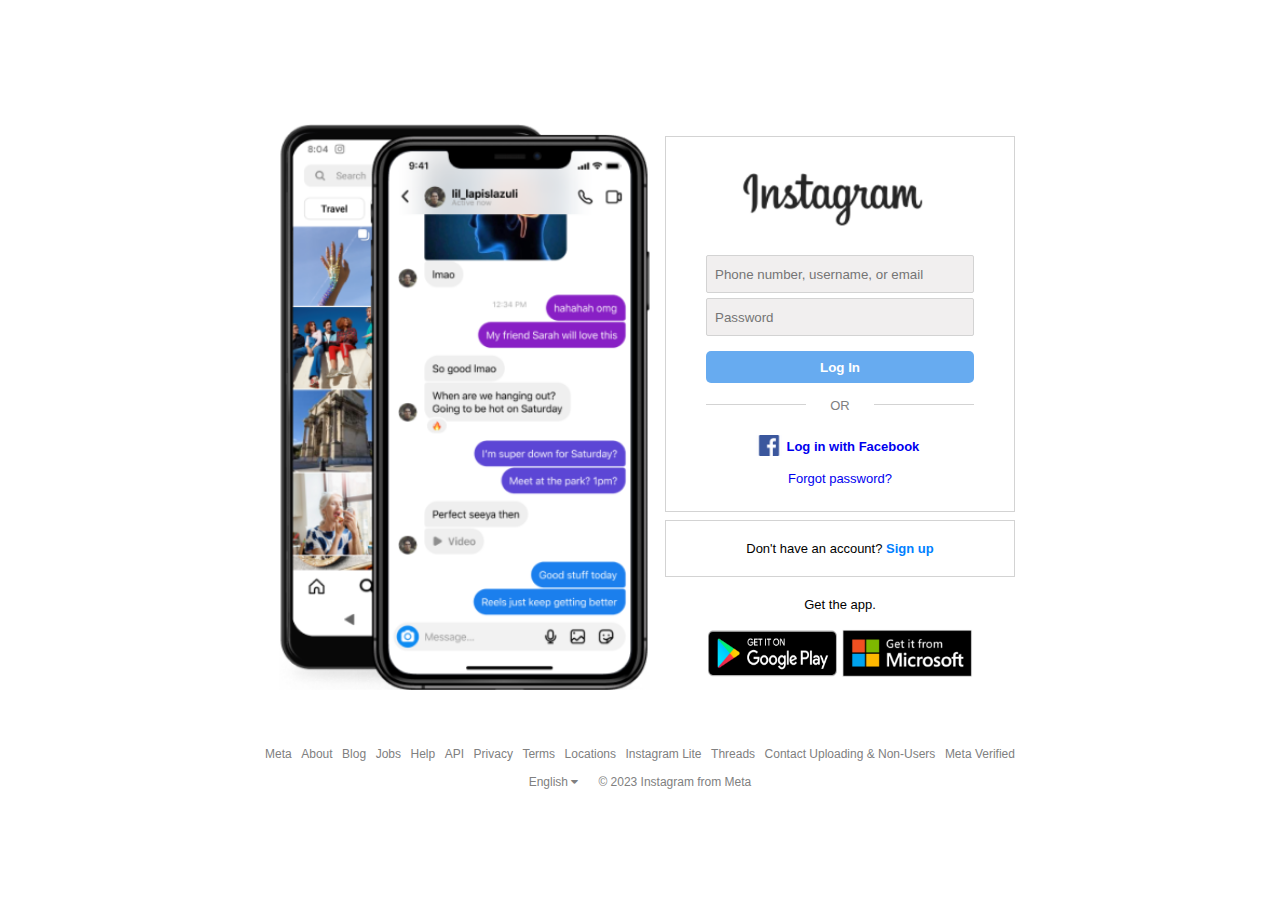
<file: tugas-css/index.html>
<!DOCTYPE html>
<html lang="en">

<head>
    <meta charset="UTF-8">
    <meta name="viewport" content="width=device-width, initial-scale=1.0">
    <title>TUGAS CSS - vitarahmada</title>
    <link rel="stylesheet" href="style.css">
    <link rel="stylesheet" href="https://cdnjs.cloudflare.com/ajax/libs/font-awesome/4.7.0/css/font-awesome.min.css">
</head>

<body>
    <div class="content">
        <div class="container">

            <div class="mainContent">
                <div class="image">
                    <img src="img.png" alt="Image">
                </div>
                <div class="wrapper">
                    <div class="login">
                        <img src="ig.png" alt="Instagram">
                        <form action="">
                            <input type="text" placeholder="Phone number, username, or email" required>
                            <br>
                            <input type="text" placeholder="Password" required>
                            <br>
                            <button type="submit">Log In</button>
                        </form>
                        <div class="or">
                            <div class="row">
                                <hr>
                            </div>
                            OR
                            <div class="row">
                                <hr>
                            </div>
                        </div>
                        <br>
                        <div class="link">
                            <div class="fb">
                                <img src="fb.png" alt="Facebook">
                                <a href="#" class="loginfb">Log in with Facebook</a>
                            </div>
                            <a href="#" class="forgotpw">Forgot password?</a>
                        </div>
                    </div>

                    <div class="signup">
                        <p>Don't have an account? <a href="#">Sign up</a></p>
                    </div>

                    <div class="getapp">
                        <p>Get the app.</p> <br>
                        <div class="apps">
                            <img src="gplay.png" alt="Google Play">
                            <img src="ms.png" alt="Microsoft">
                        </div>
                    </div>
                </div>
            </div>

            <div class="footer">
                <div class="menu">
                    <p>Meta</p>
                    <p>About</p>
                    <p>Blog</p>
                    <p>Jobs</p>
                    <p>Help</p>
                    <p>API</p>
                    <p>Privacy</p>
                    <p>Terms</p>
                    <p>Locations</p>
                    <p>Instagram Lite</p>
                    <p>Threads</p>
                    <p>Contact Uploading & Non-Users</p>
                    <p>Meta Verified</p>
                </div>
                <br>
                <div class="copyright">
                    <p>English <i class="fa fa-caret-down"></i></p>
                    <p class="secondcp">&copy; 2023 Instagram from Meta</p>
                </div>
            </div>
            
        </div>
    </div>
</body>

</html>
</file>
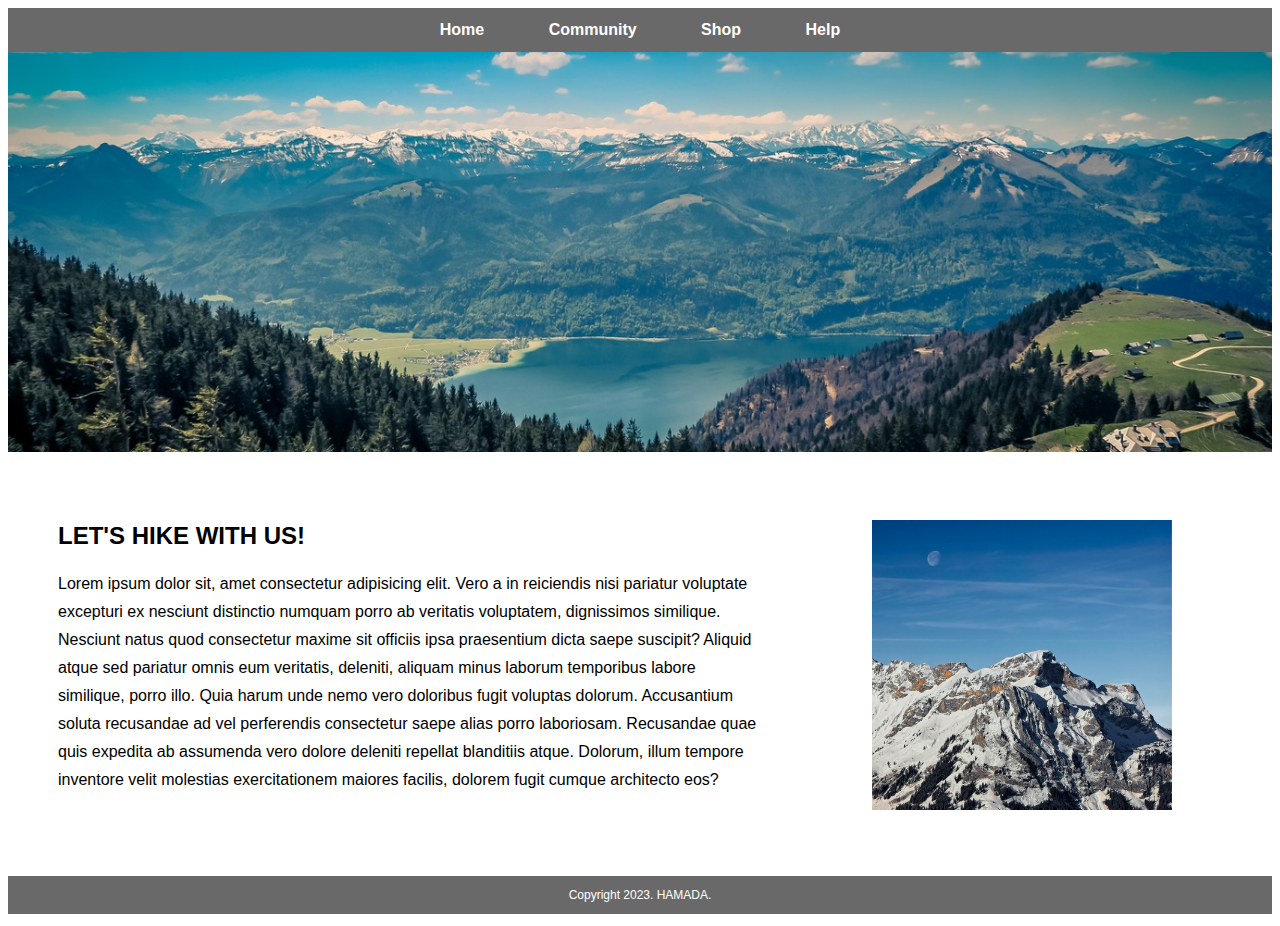
<file: tugas-html/index.html>
<!DOCTYPE html>
<html lang="en">

<head>
    <meta charset="UTF-8">
    <meta name="viewport" content="width=device-width, initial-scale=1.0">
    <title>TUGAS HTML - vitarahmada</title>
    <link rel="stylesheet" href="style.css">
</head>

<body>

    <div class="container">

        <div class="header">
            <nav>
                <a href="#">Home</a>
                <a href="#">Community</a>
                <a href="#">Shop</a>
                <a href="#">Help</a>
            </nav>
        </div>

        <div class="image"></div>

        <div class="content cf">
            <div class="main">
                <h2>LET'S HIKE WITH US!</h2>
                <p>Lorem ipsum dolor sit, amet consectetur adipisicing elit. Vero a in reiciendis nisi pariatur
                    voluptate excepturi ex nesciunt distinctio numquam porro ab veritatis voluptatem, dignissimos
                    similique. Nesciunt natus quod consectetur maxime sit officiis ipsa praesentium dicta saepe
                    suscipit? Aliquid atque sed pariatur omnis eum veritatis, deleniti, aliquam minus laborum temporibus
                    labore similique, porro illo. Quia harum unde nemo vero doloribus fugit voluptas dolorum.
                    Accusantium soluta recusandae ad vel perferendis consectetur saepe alias porro laboriosam.
                    Recusandae quae quis expedita ab assumenda vero dolore deleniti repellat blanditiis atque. Dolorum,
                    illum tempore inventore velit molestias exercitationem maiores facilis, dolorem fugit cumque
                    architecto eos?</p>
            </div>

            <div class="sidebar">
                <img src="img/img2.jpg" alt="Image 2">
            </div>
        </div>

        <div class="footer">
            <p class="copyright">Copyright 2023. HAMADA.</p>
        </div>



    </div>

</body>

</html>
</file>
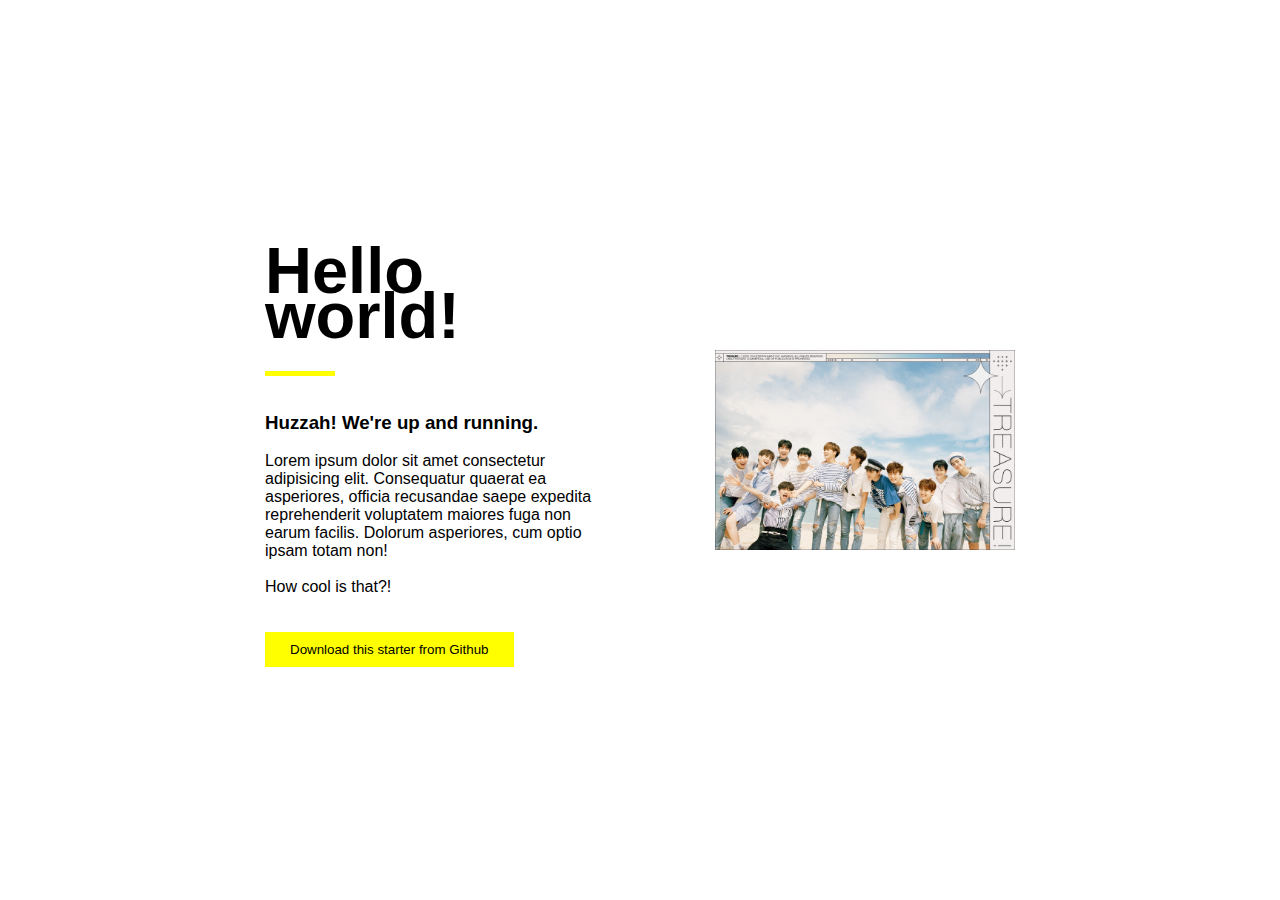
<file: tugas-studikasus-css/index.html>
<!DOCTYPE html>
<html lang="en">

<head>
    <meta charset="UTF-8">
    <meta name="viewport" content="width=device-width, initial-scale=1.0">
    <title>Studi Kasus CSS - vitarahmada</title>
    <link rel="stylesheet" href="style.css">
</head>

<body>
    <div class="container">
        <div class="content">
            <div class="firstname">Hello</div >
            <div class="lastname">world!</div >
            <br>
            <hr>
            <br> <br>
            <h3>Huzzah! We're up and running.</h3>
            <br>
            <p>Lorem ipsum dolor sit amet consectetur adipisicing elit. Consequatur quaerat ea asperiores, officia recusandae saepe expedita reprehenderit voluptatem maiores fuga non earum facilis. Dolorum asperiores, cum optio ipsam totam non!</p>
            <br>
            <p>How cool is that?!</p>
            <br> <br>
            <button class="btn">Download this starter from Github</button>
        </div>
        
        <img src="treasure.jpg" alt="Treasure">
    </div>
</body>

</html>
</file>
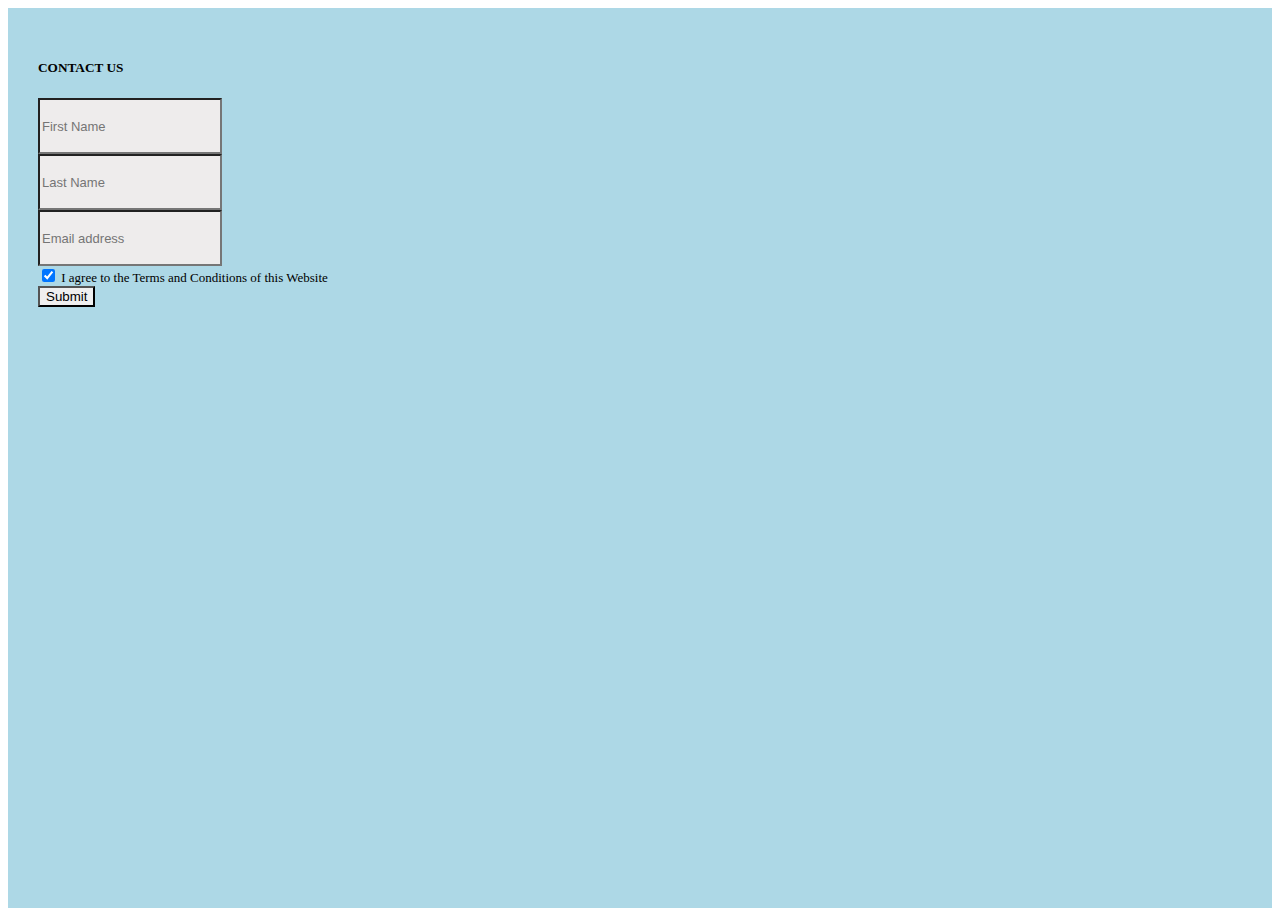
<file: latihan-studikasus1-bootstrap/latihan-studikasus1.html>
<!DOCTYPE html>
<html lang="en">

<head>
    <meta charset="UTF-8">
    <meta name="viewport" content="width=device-width, initial-scale=1.0">
    <title>Latihan Studi Kasus 1 - vitarahmada</title>
    <link href="https://cdn.jsdelivr.net/npm/bootstrap@5.3.2/dist/css/bootstrap.min.css" rel="stylesheet"
        integrity="sha384-T3c6CoIi6uLrA9TneNEoa7RxnatzjcDSCmG1MXxSR1GAsXEV/Dwwykc2MPK8M2HN" crossorigin="anonymous">
    <style>
        .container-fluid {
            background-color: lightblue;
            height: 100vh;
        }

        .contact-us {
            width: 500px;
            height: max-content;
            padding: 30px;
        }

        .contact-us h5 {
            font-weight: bold;
        }

        form .form-control {
            border-radius: 0px;
            height: 50px;
            background-color: rgb(238, 236, 236);
            font-size: 13px;
        }
        
        form .form-check{
            font-size: 13px;
        }

        form .btn {
            border-radius: 0px;
        }
    </style>
</head>

<body>

    <div class="container-fluid d-flex justify-content-center align-items-center">
        <div class="contact-us bg-white shadow p-3 mb-5 bg-body-tertiary ">
            <h5>CONTACT US</h5>
            <form>
                <div class="row g-3">
                    <div class="col-6">
                        <input type="text" class="form-control" placeholder="First Name">
                    </div>
                    <div class="col-6">
                        <input type="text" class="form-control" placeholder="Last Name">
                    </div>
                    <div class="col-12">
                        <input type="email" class="form-control" placeholder="Email address">
                    </div>
                    <div class="col-12">
                        <div class="form-check form-switch">
                            <input class="form-check-input" type="checkbox" role="switch" id="flexSwitchCheckChecked" checked>
                            <label class="form-check-label" for="flexSwitchCheckChecked">I agree to the Terms and Conditions of this Website</label>
                        </div>
                    </div>
                    <div class="col-12 text-center">
                        <button type="button" class="btn btn-primary">Submit</button>
                    </div>
                </div>
            </form>
        </div>
    </div>

    <script src="https://cdn.jsdelivr.net/npm/bootstrap@5.3.2/dist/js/bootstrap.bundle.min.js"
        integrity="sha384-C6RzsynM9kWDrMNeT87bh95OGNyZPhcTNXj1NW7RuBCsyN/o0jlpcV8Qyq46cDfL"
        crossorigin="anonymous"></script>
</body>
</html>
</file>
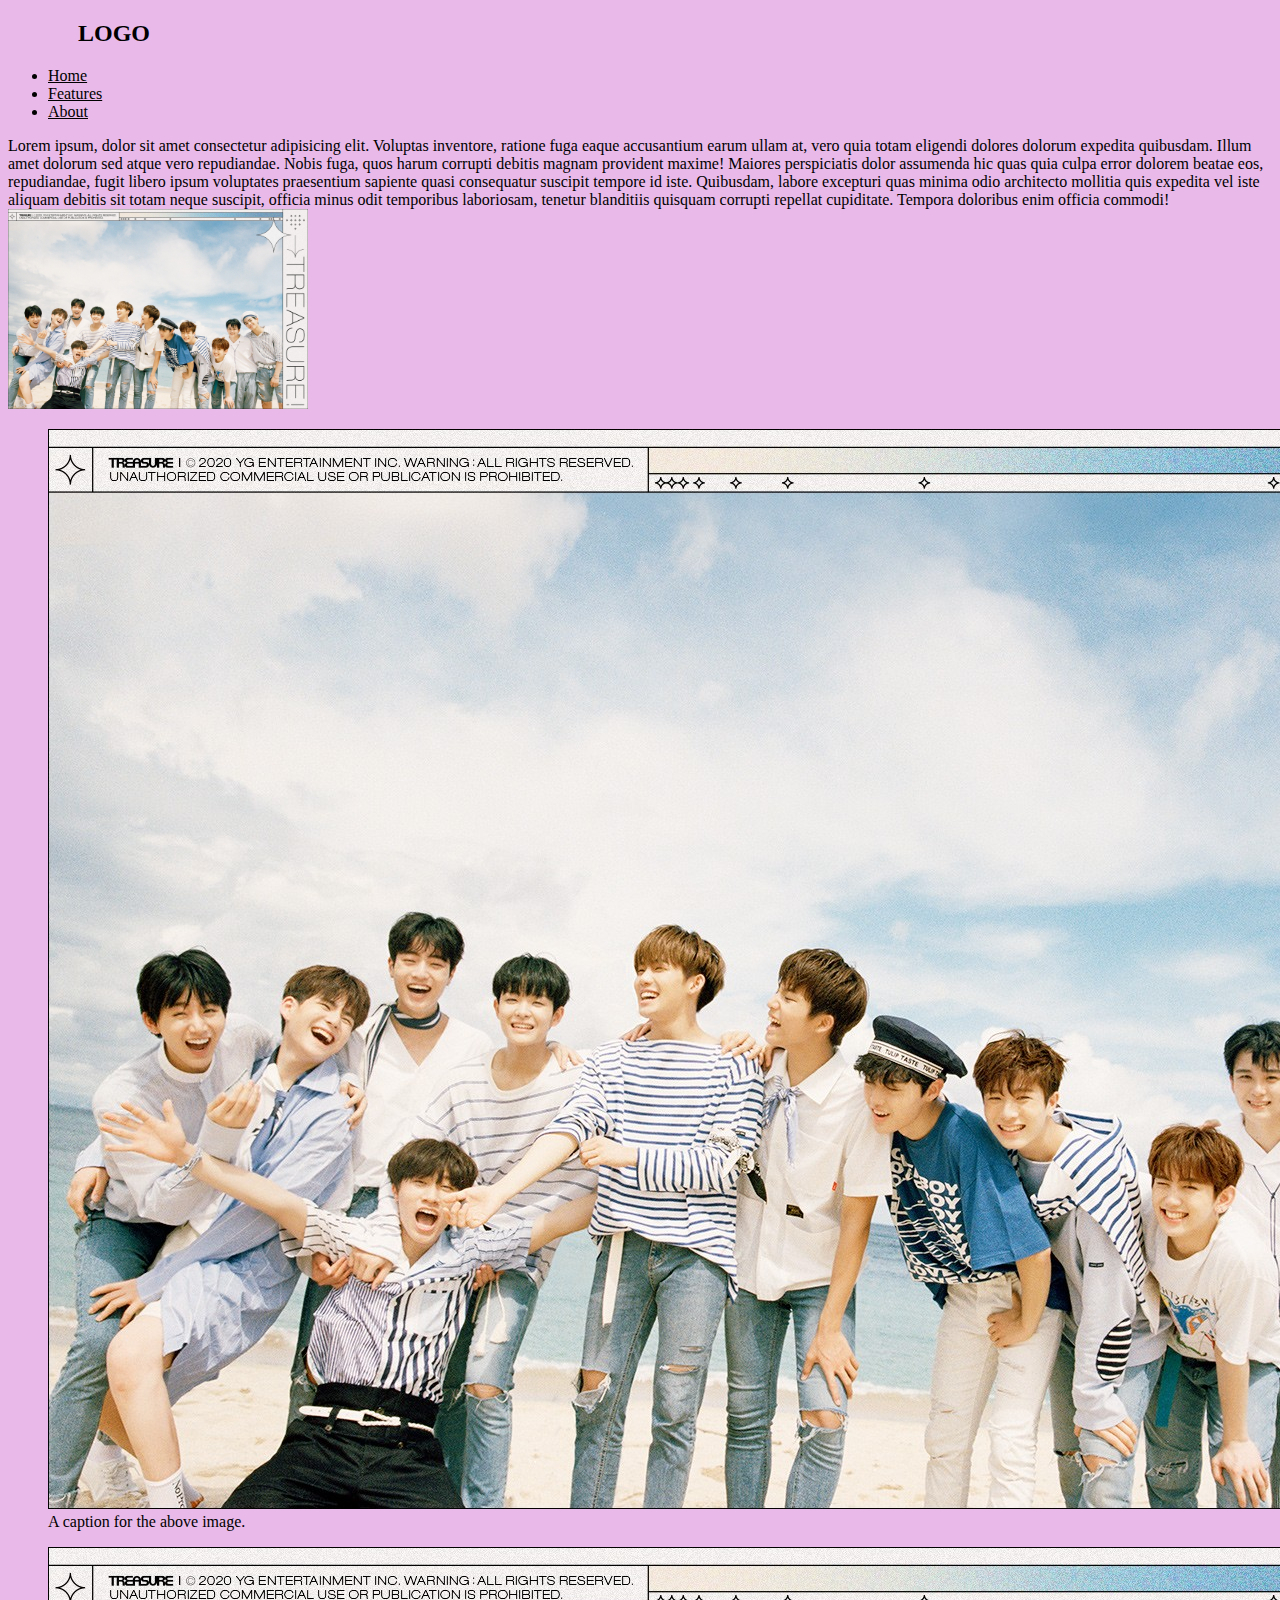
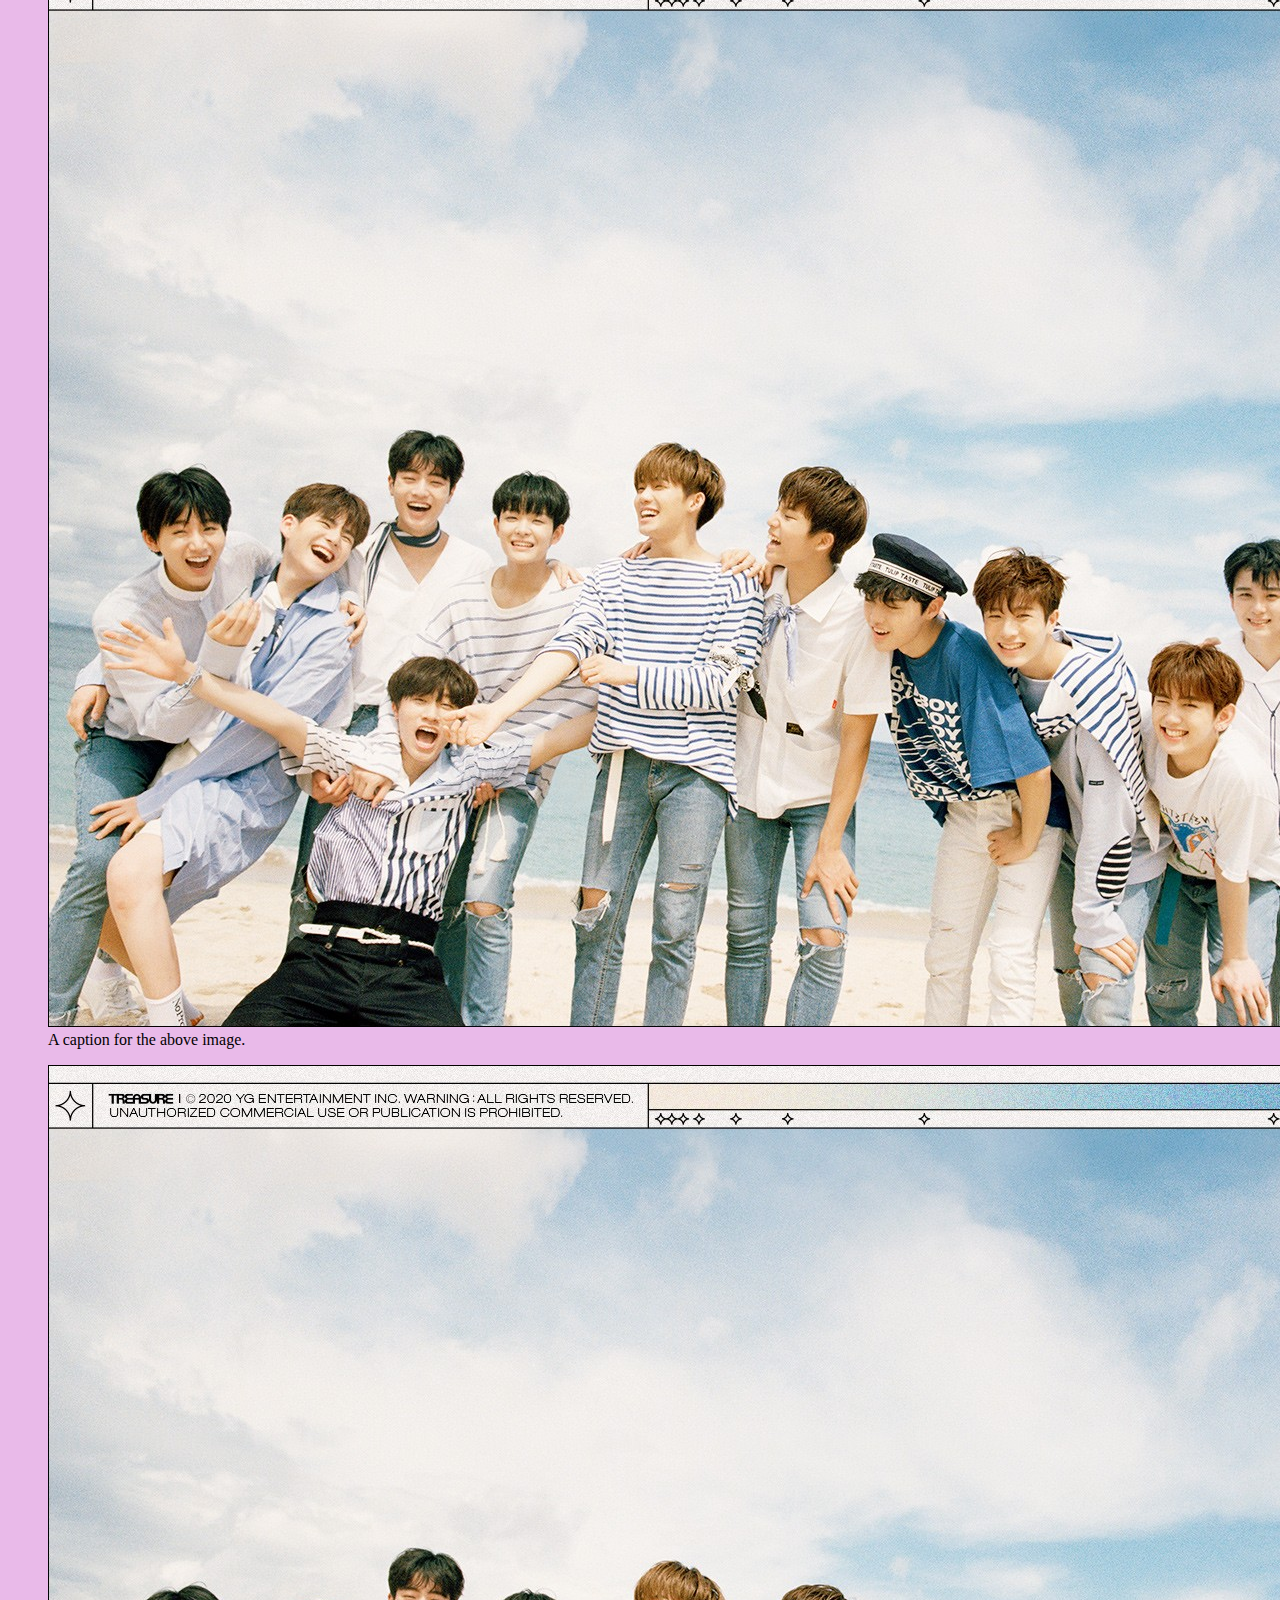
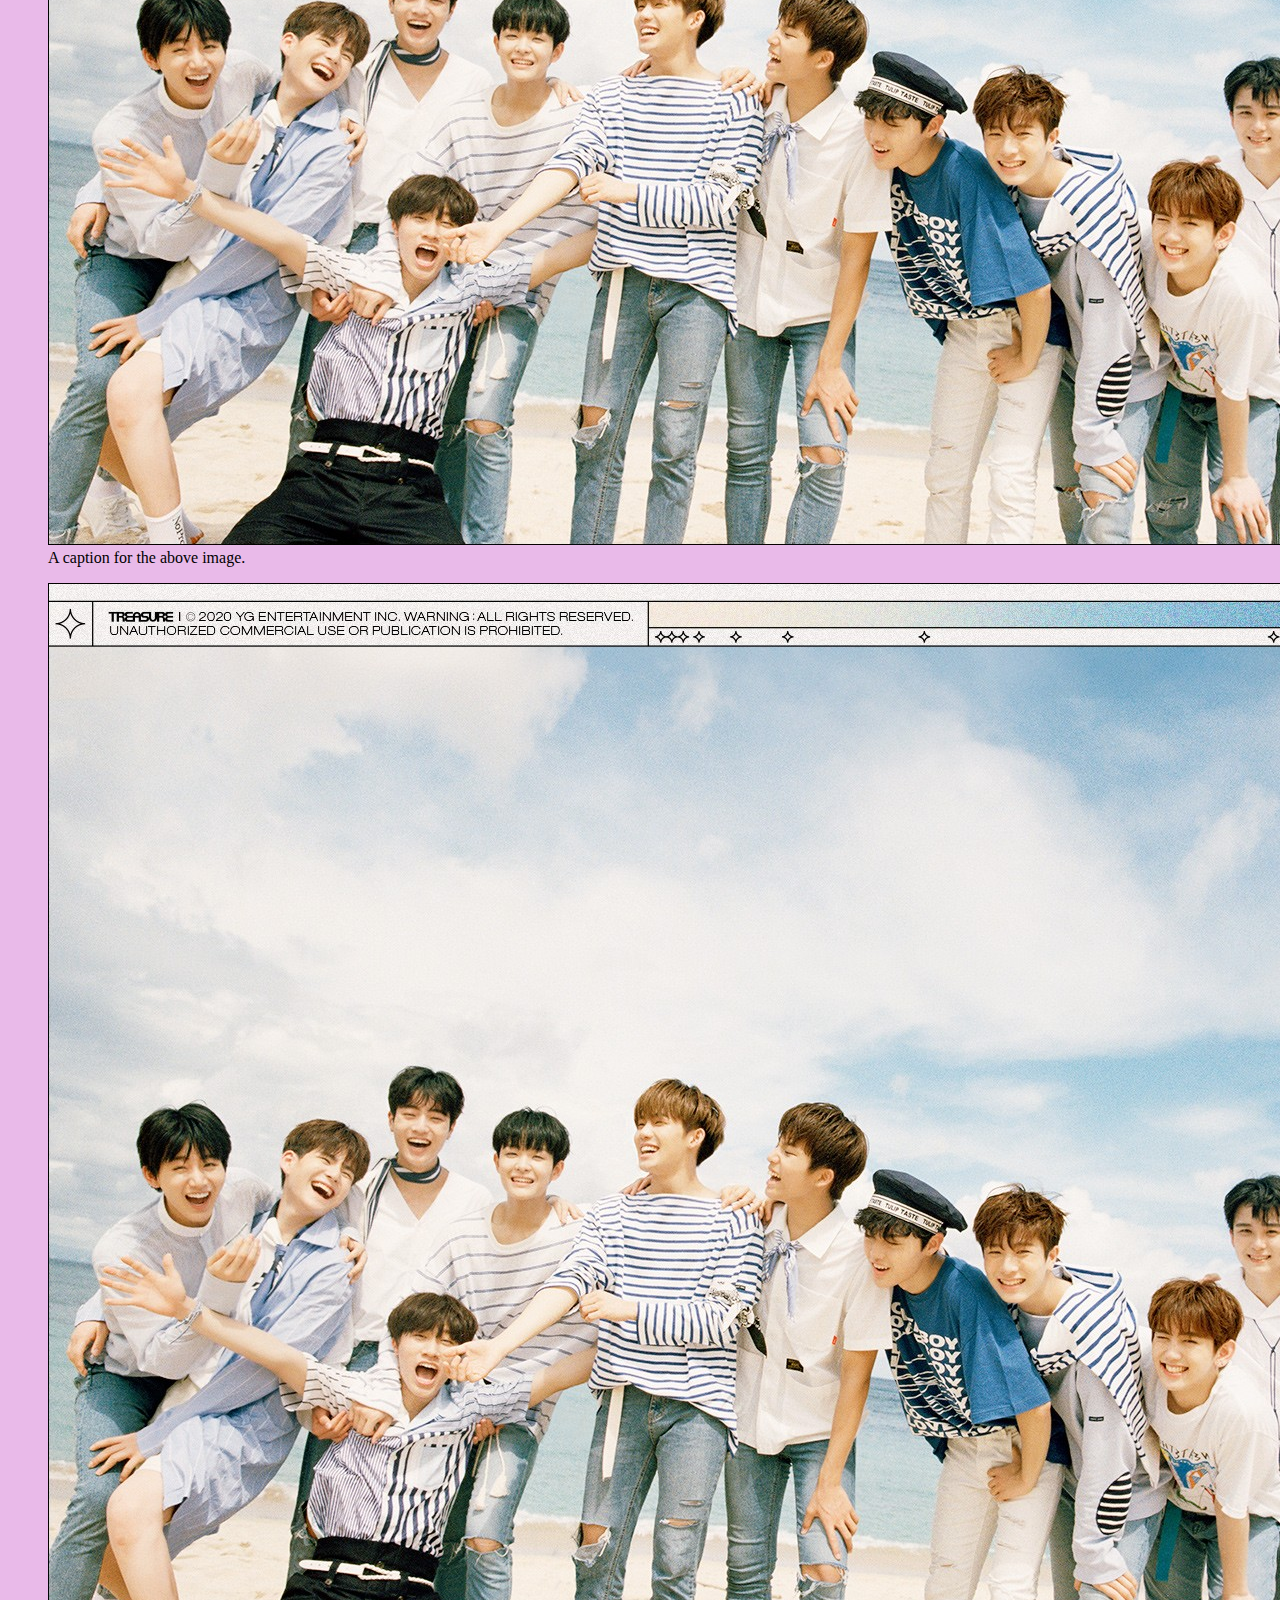
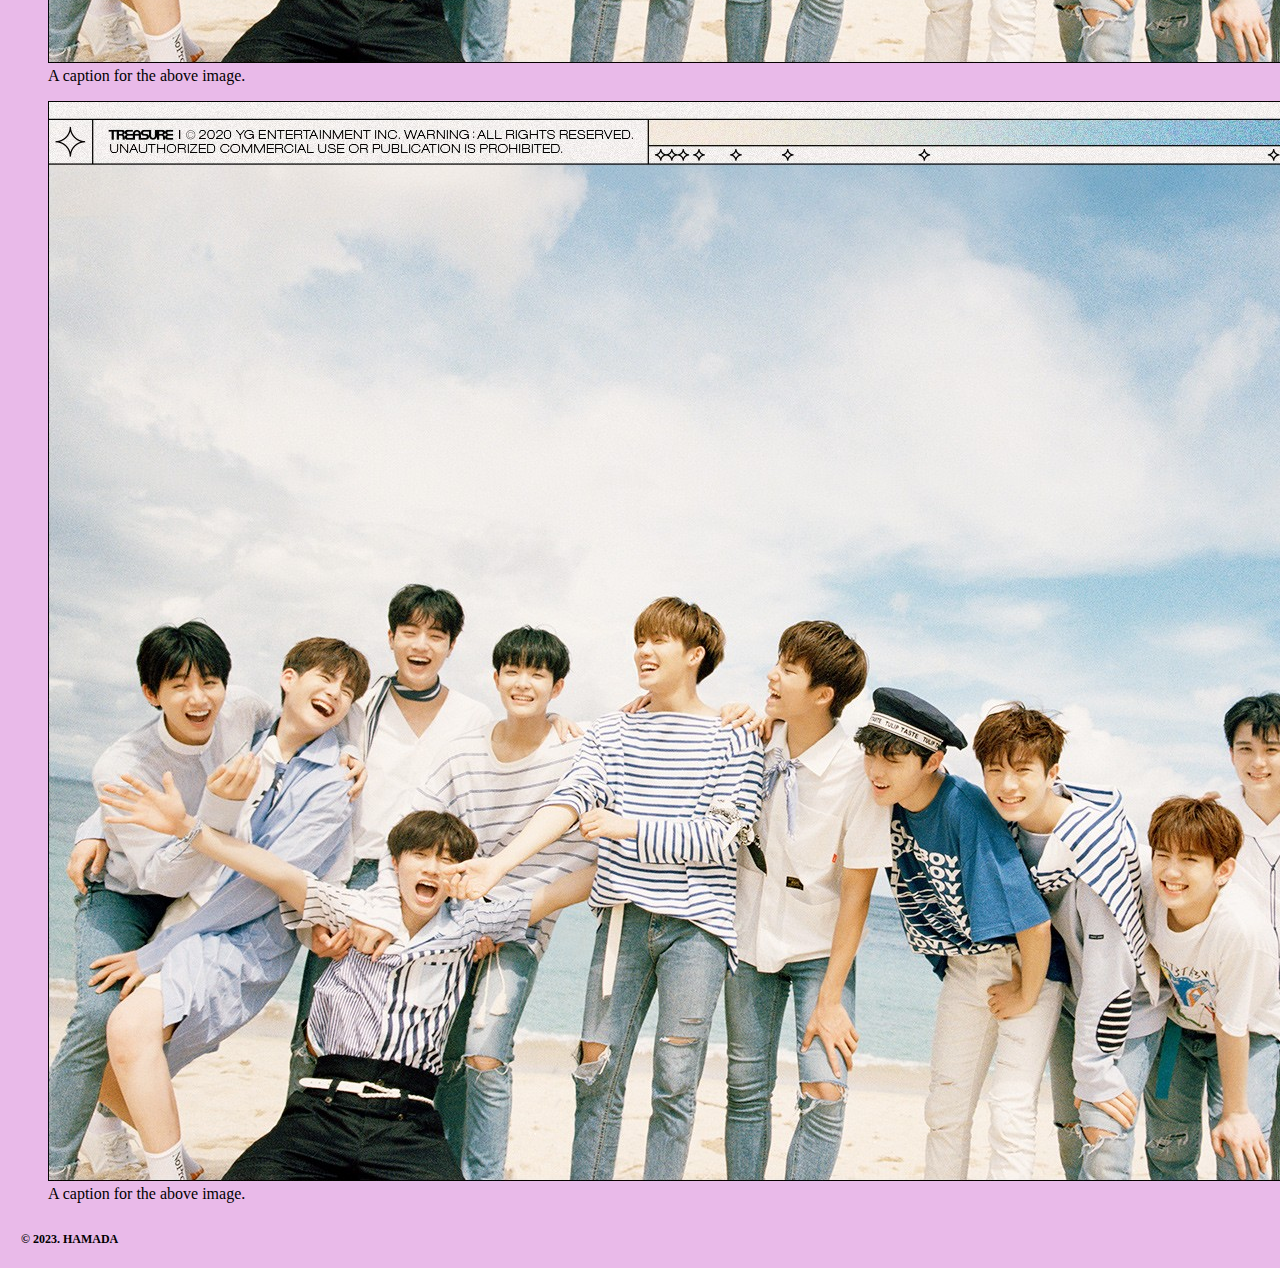
<file: latihan-studikasus2-bootstrap/latihan-studikasus2.html>
<!DOCTYPE html>
<html lang="en">

<head>
    <meta charset="UTF-8">
    <meta name="viewport" content="width=device-width, initial-scale=1.0">
    <title>Latihan Studi Kasus 2 - vitarahmada</title>
    <link href="https://cdn.jsdelivr.net/npm/bootstrap@5.3.2/dist/css/bootstrap.min.css" rel="stylesheet"
        integrity="sha384-T3c6CoIi6uLrA9TneNEoa7RxnatzjcDSCmG1MXxSR1GAsXEV/Dwwykc2MPK8M2HN" crossorigin="anonymous">
    <link rel="apple-touch-icon" href="/docs/5.3/assets/img/favicons/apple-touch-icon.png" sizes="180x180">
    <style>
        body {
            background-color: rgb(233, 186, 233);
        }
        .container-fluid .nav-pills li a{
            color: black;
        } 
        .container-fluid h2 {
            padding-left: 70px;
        }
    </style>

</head>

<body>
    
    <div class="container-fluid bg-body-tertiary">
        <div class="row">
            <div class="col-6">
                <h2>LOGO</h2>
            </div>
            <div class="col-6 d-flex justify-content-end align-items-center pe-2">
                <ul class="nav nav-pills pe-5">
                    <li class="nav-item"><a href="#" class="nav-link">Home</a></li>
                    <li class="nav-item"><a href="#" class="nav-link">Features</a></li>
                    <li class="nav-item"><a href="#" class="nav-link">About</a></li>
                </ul>
            </div>
        </div>
    </div>

    <div class="container-fluid p-5">
        <div class="row d-flex justify-content-center" >
            <div class="col-6 ps-5">
                Lorem ipsum, dolor sit amet consectetur adipisicing elit. Voluptas inventore, ratione fuga eaque
                accusantium earum ullam at, vero quia totam eligendi dolores dolorum expedita quibusdam. Illum amet
                dolorum sed atque vero repudiandae. Nobis fuga, quos harum corrupti debitis magnam provident maxime!
                Maiores perspiciatis dolor assumenda hic quas quia culpa error dolorem beatae eos, repudiandae, fugit
                libero ipsum voluptates praesentium sapiente quasi consequatur suscipit tempore id iste. Quibusdam,
                labore excepturi quas minima odio architecto mollitia quis expedita vel iste aliquam debitis sit totam
                neque suscipit, officia minus odit temporibus laboriosam, tenetur blanditiis quisquam corrupti repellat
                cupiditate. Tempora doloribus enim officia commodi!
            </div>
            <div class="col-6 d-flex justify-content-center align-items-center">
                <img src="treasure.jpg" alt="" width="300px" height="200px">
            </div>
        </div>
    </div>

    <div class="container-fluid bg-white p-5">
        <div class="row d-flex justify-content-evenly">
            <div class="col-5">
                <figure class="figure">
                    <img src="treasure.jpg" class="figure-img img-fluid rounded" alt="...">
                    <figcaption class="figure-caption">A caption for the above image.</figcaption>
                </figure>
            </div>
            <div class="col-5">
                <figure class="figure">
                    <img src="treasure.jpg" class="figure-img img-fluid rounded" alt="...">
                    <figcaption class="figure-caption">A caption for the above image.</figcaption>
                </figure>
            </div>
        </div>
        <div class="row d-flex justify-content-evenly mt-4">
            <div class="col-3">
                <figure class="figure">
                    <img src="treasure.jpg" class="figure-img img-fluid rounded" alt="...">
                    <figcaption class="figure-caption">A caption for the above image.</figcaption>
                </figure>
            </div>
            <div class="col-3">
                <figure class="figure">
                    <img src="treasure.jpg" class="figure-img img-fluid rounded" alt="...">
                    <figcaption class="figure-caption">A caption for the above image.</figcaption>
                </figure>
            </div>
            <div class="col-3">
                <figure class="figure">
                    <img src="treasure.jpg" class="figure-img img-fluid rounded" alt="...">
                    <figcaption class="figure-caption">A caption for the above image.</figcaption>
                </figure>
            </div>
        </div>
    </div>

    <footer style="font-size: 12px; font-weight: bold; padding: 13px;" class="d-flex justify-content-center">
        &copy; 2023. HAMADA
    </footer>

    <script src="https://cdn.jsdelivr.net/npm/bootstrap@5.3.2/dist/js/bootstrap.bundle.min.js"
        integrity="sha384-C6RzsynM9kWDrMNeT87bh95OGNyZPhcTNXj1NW7RuBCsyN/o0jlpcV8Qyq46cDfL"
        crossorigin="anonymous"></script>
</body>
</html>
</file>
<file: tugas-css/style.css>
* {
    margin: 0;
    padding: 0;
}

body {
    font-family: Arial, Helvetica, sans-serif;
}

.content {
    display: flex;
    justify-content: center;
    align-items: center;
    min-height: 100vh;
}

.container {
    width: 750px;
}

.mainContent {
    display: flex;
    justify-content: space-between;
}

.mainContent .image {
    width: 400px;
    padding: 10px;
}

.image img {
    width: 100%;
}

.wrapper {
    width: 350px;
}

.wrapper .login {
    position: relative;
    background-color: white;
    border: 1px solid lightgray;
    padding: 25px 40px;
    margin-top: 25px;
}

.login img {
    width: 200px;
    margin-left: 28px;
    margin-bottom: 15px;
}

.login h1 {
    text-align: center;
    margin-bottom: 30px;
}

.login input {
    width: 250px;
    height: 20px;
    padding: 8px;
    margin-bottom: 5px;
    background: rgb(241, 239, 239);
    border: none;
    border: 1px solid lightgray;
    border-radius: 2px;
}

.login button {
    width: 100%;
    padding: 5px;
    height: 32px;
    background: #67abf0;
    border: none;
    color: white;
    font-weight: bold;
    border-radius: 5px;
    margin: 10px 0px;
}

.login .or {
    margin-top: 5px;
    text-align: center;
    color: gray;
    font-size: 13px;
    display: flex;
    justify-content: space-between;
}

.login .or .row {
    width: 100px;
    margin-top: 6px;
}

.row hr {
    height: 1px;
    background-color: lightgray;
    border: none;
}


.login .link {
    text-align: center;
    font-size: 13px;
}

.link a {
    text-decoration: none;
}

.link .fb {
    display: flex;
    justify-content: center;
    align-items: center;
    margin-top: -10px;
}

.link .fb img {
    width: 10%;
    margin-top: 14px;
    margin-right: 4px;
    margin-left: -5px;
}

.link .fb .loginfb {
    font-weight: bold;
    align-items: center;
}

.wrapper .signup {
    background-color: white;
    margin-top: 8px;
    border: 1px solid lightgray;
    padding: 20px;
    font-size: 13px;
    text-align: center;
}

.signup a {
    font-weight: bold;
    color: #0080ff;
    text-decoration: none;
}

.wrapper .getapp {
    background-color: white;
    height: 100px;
    margin-top: 15px;
    font-size: 13px;
    text-align: center;
    padding: 5px;
}

.getapp p {
    margin-bottom: 15px;
}

.getapp .apps {
    display: flex;
    justify-content: center;
    margin-top: -15px;
}

.apps img {
    width: 135px;
}

.footer {
    width: 750px;
    font-size: 12px;
    color: gray;
    margin-top: 40px;
}

.footer .menu {
    display: flex;
    justify-content: space-between;

}

.footer .copyright {
    display: flex;
    justify-content: center;
    
}

.copyright .secondcp {
    margin-left: 20px;
}
</file>
<file: tugas-html/style.css>
body{
    font: 16px/28px arial, sans-serif;
}

.container{
    width: 100%;
    margin: auto;
}

nav{
    background-color: dimgray;
    padding: 8px;
    text-align: center;
}

nav a{
    color: white;
    text-decoration: none;
    margin-right: 30px;
    margin-left: 30px;
    font-weight: bold;
}

nav a:hover{
    text-decoration: underline;
    color: black;
}

.image{
    height: 400px;
    background-image: url(img/img.jpg);
    background-size: cover;
    background-position: 0;
}

.main{
    width: 800px;
    padding: 50px;
    box-sizing: border-box;
    float: left;
}

.main p{
    margin-bottom: 20px;
}

.sidebar{
    width: 400px;
    float: right;
    margin-top: 50px;
}

.sidebar img{
    width: 300px;
    margin-top: 18px;
}

.footer .copyright{
    background-color: dimgray;
    padding: 5px;
}

.footer p{
    color: white;
    text-align: center;
    font-size: 12px;
}

/* clearfix */

.cf:before,
.cf:after {
    content: " "; /* 1 */
    display: table; /* 2 */
}

.cf:after {
    clear: both;
}

.cf {
    zoom: 1;
}
</file>
<file: tugas-studikasus-css/style.css>
* {
    margin: 0;
    padding: 0;
    font-family: Arial, Helvetica, sans-serif;
}

body {
    display: flex;
    justify-content: center;
    align-items: center;
    min-height: 100vh;
}

.container {
    display: flex;
    justify-content: space-between;
    width: 750px;
}

.container .content {
    justify-content: center;
    width: 330px;
}

.content .firstname {
    font-size: 65px;
    font-weight: 800;
}

.content .lastname {
    top: 0;
    font-size: 65px;
    font-weight: 800;
    margin-top: -30px;
}

.content hr {
    width: 70px;
    height: 5px;
    background-color: yellow;
    border: none;
    border-color: yellow;
}

.content .btn {
    padding: 10px 25px;
    border: none;
    background-color: yellow;

}

img {
    width: 300px;
    height: min-content;
    padding-left: 10px;
    margin-top: auto;
    margin-bottom: auto;
}
</file>
